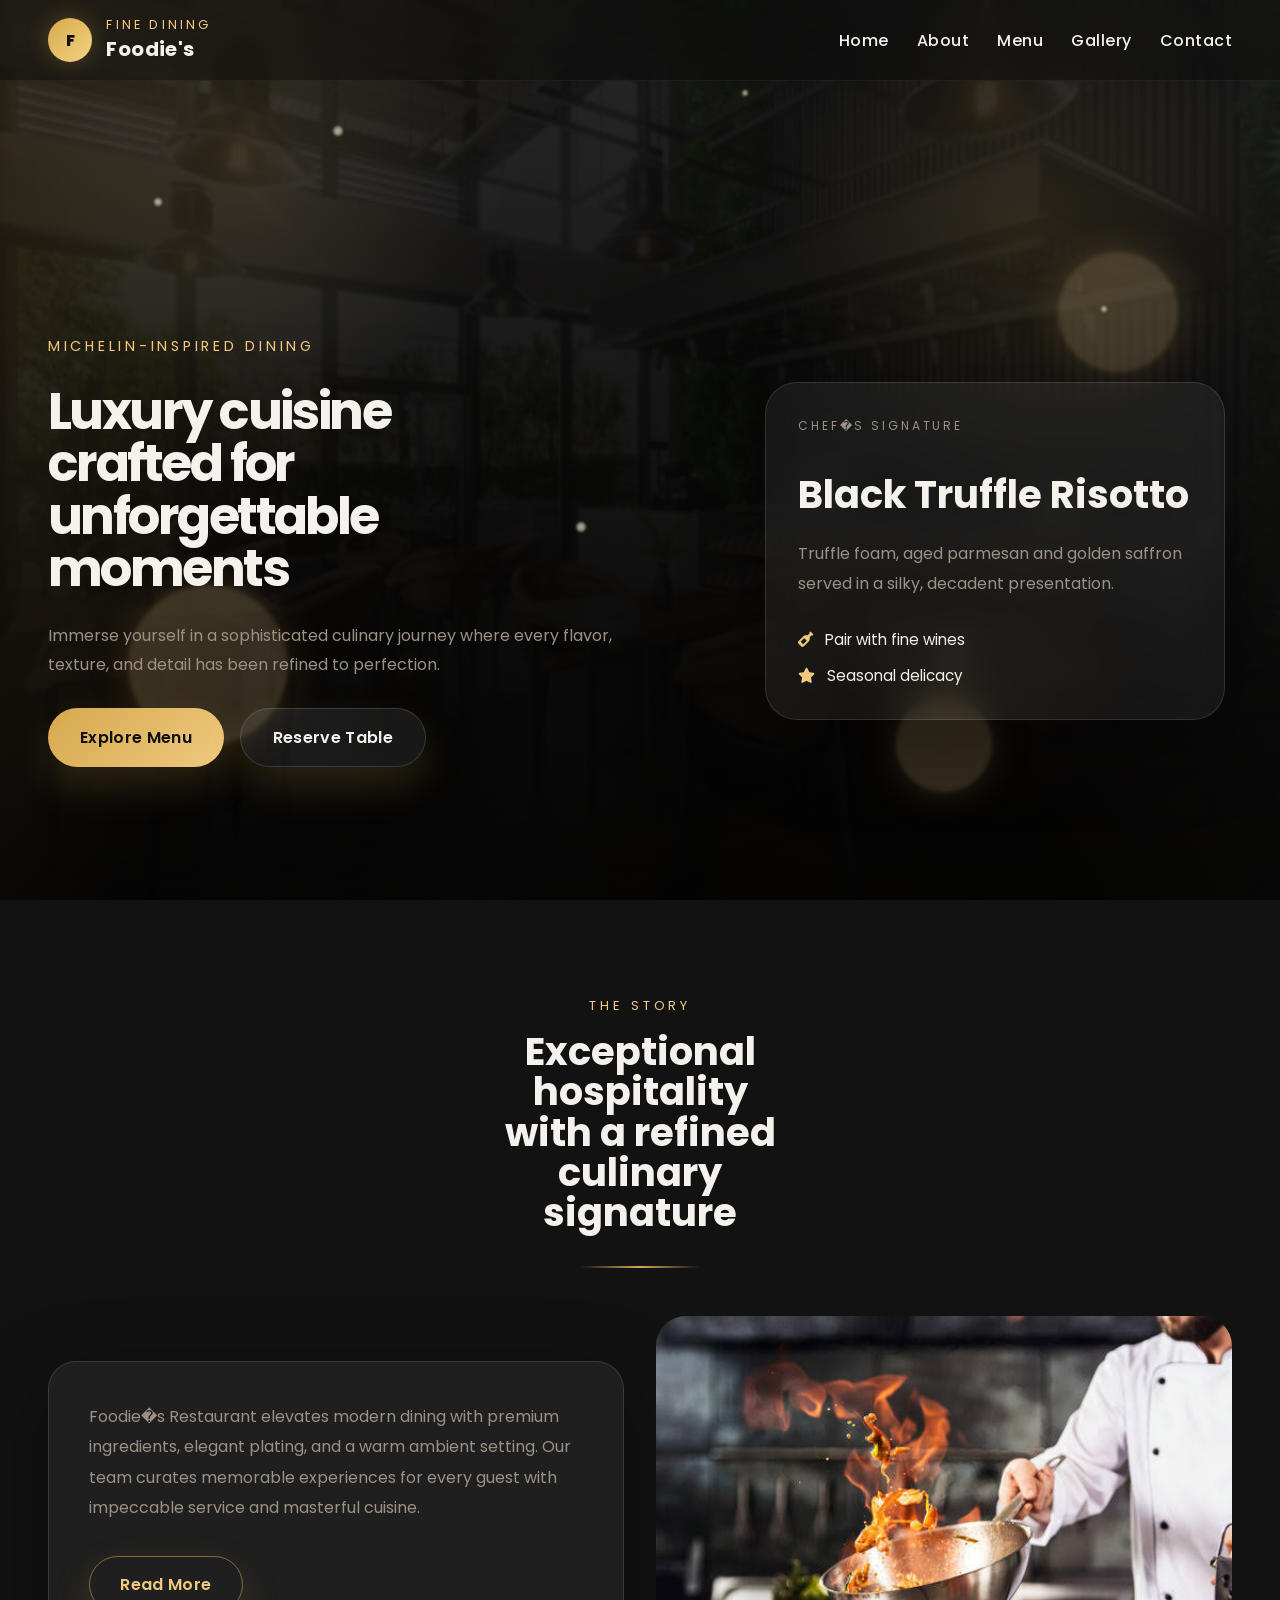
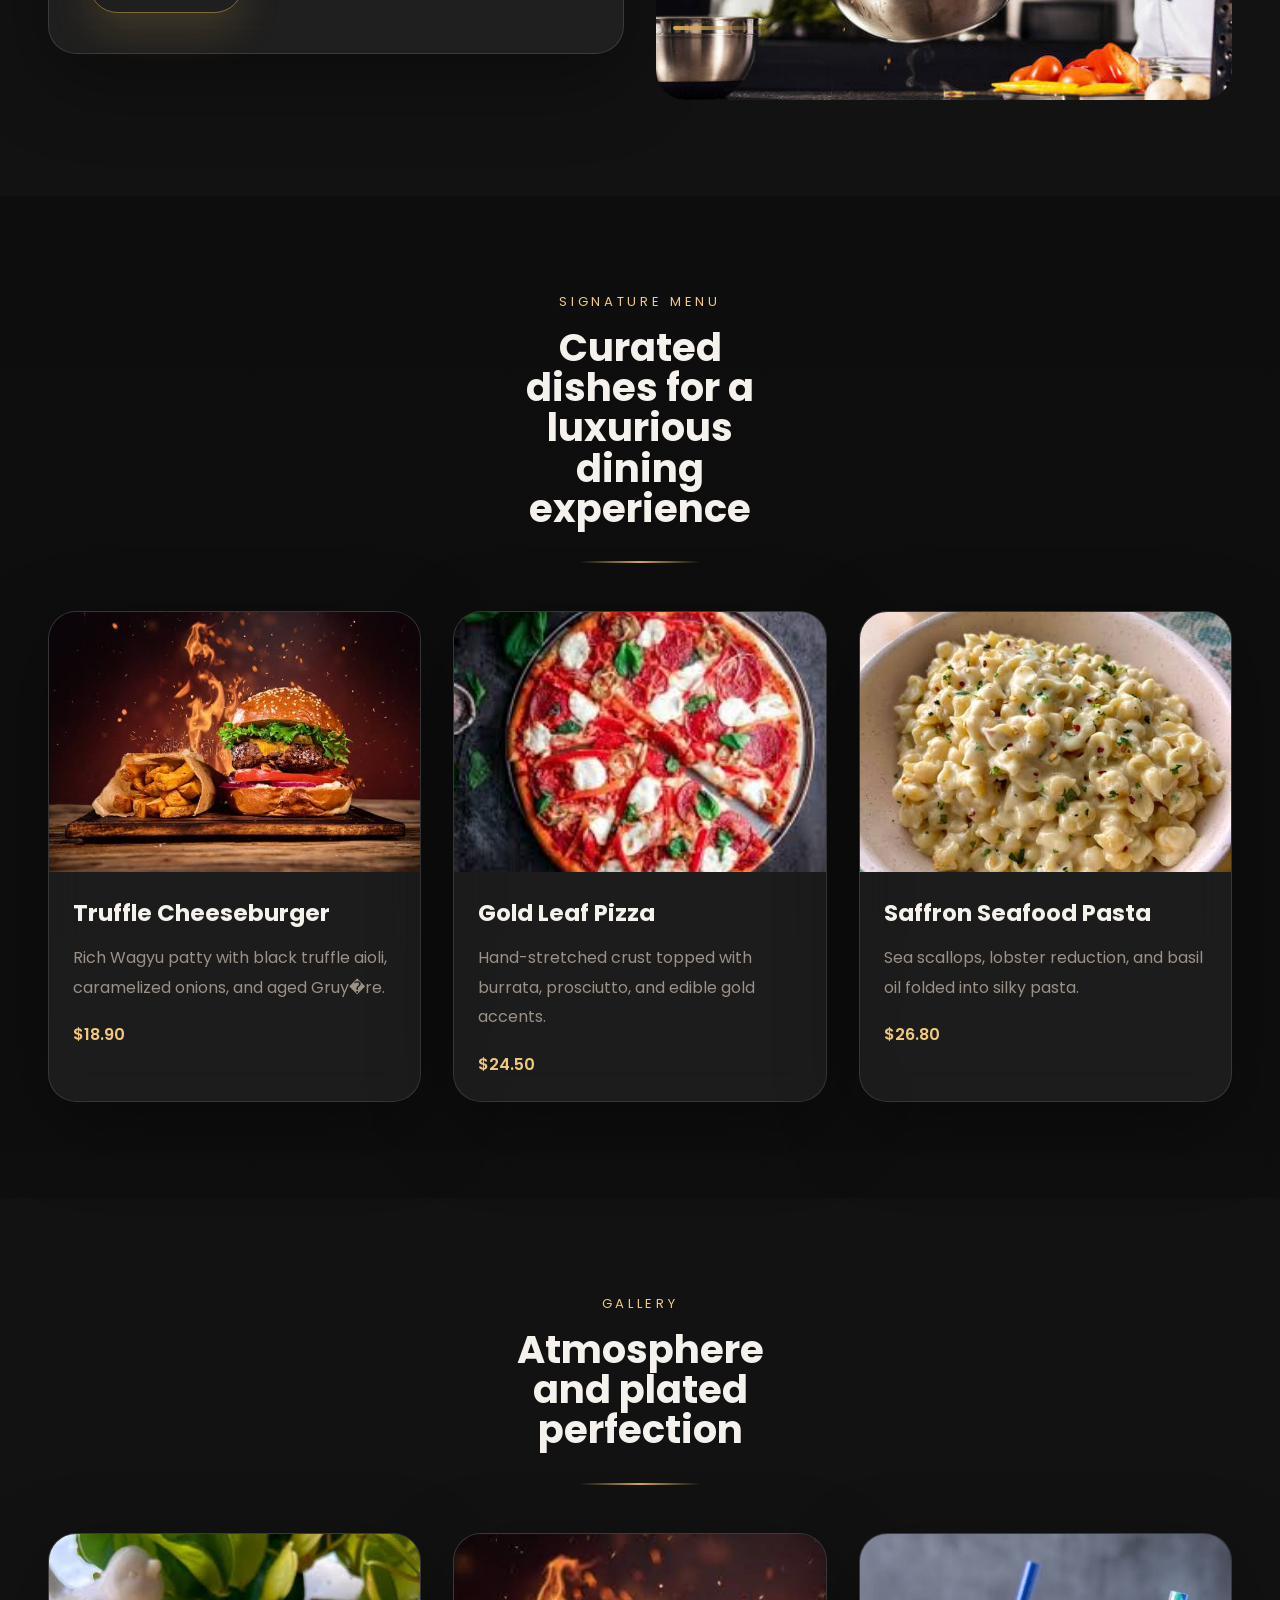
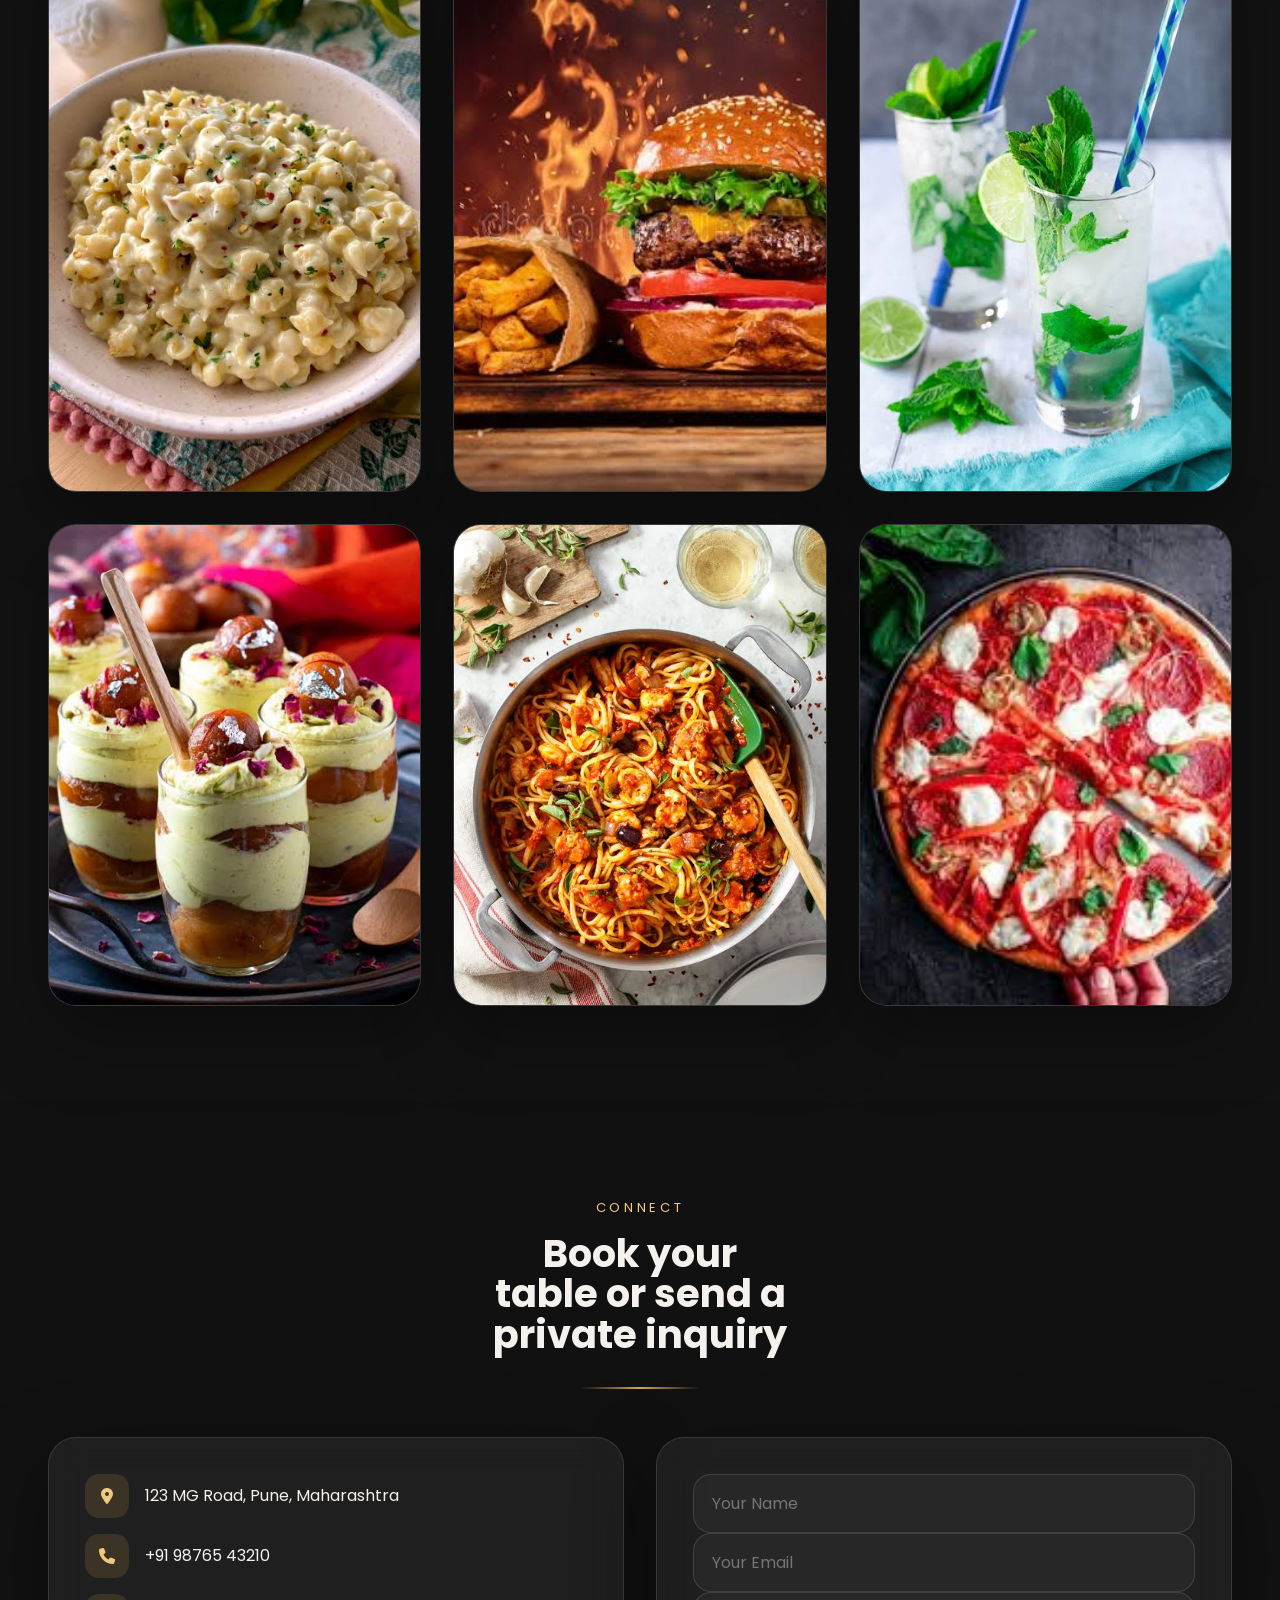
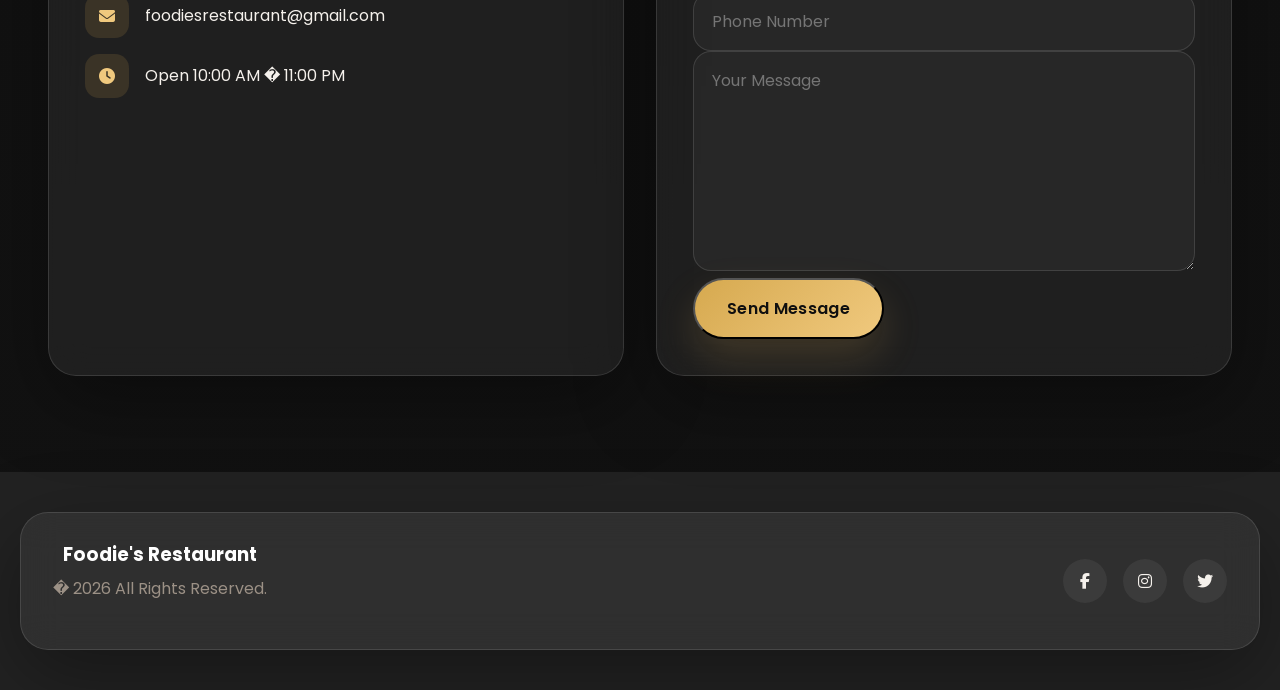
<file: index.html>
<!DOCTYPE html>
<html lang="en">
<head>
    <meta charset="UTF-8">
    <meta name="viewport" content="width=device-width, initial-scale=1.0">
    <title>Foodie's Restaurant</title>
    <link rel="preconnect" href="https://fonts.googleapis.com">
    <link rel="preconnect" href="https://fonts.gstatic.com" crossorigin>
    <link href="https://fonts.googleapis.com/css2?family=Poppins:wght@300;400;500;600;700;800&display=swap" rel="stylesheet">
    <link rel="stylesheet" href="https://cdnjs.cloudflare.com/ajax/libs/font-awesome/6.5.2/css/all.min.css">
    <link rel="stylesheet" href="style.css">
</head>
<body>
<header>
    <div class="logo">
        <div class="logo-mark">F</div>
        <div>
            <p class="logo-tag">Fine Dining</p>
            <h1>Foodie's</h1>
        </div>
    </div>
    <button class="nav-toggle" aria-label="Toggle navigation">
        <span></span>
        <span></span>
        <span></span>
    </button>
    <nav class="nav-menu">
        <a href="#home">Home</a>
        <a href="#about">About</a>
        <a href="#menu">Menu</a>
        <a href="#gallery">Gallery</a>
        <a href="#contact">Contact</a>
    </nav>
</header>
<section class="home" id="home">
    <div class="hero-overlay"></div>
    <div class="hero-gradient"></div>
    <div class="hero-particles" aria-hidden="true">
        <span style="--size:8px; --left:12%; --top:22%; --delay:0s;"></span>
        <span style="--size:10px; --left:26%; --top:14%; --delay:1.2s;"></span>
        <span style="--size:6px; --left:86%; --top:34%; --delay:0.4s;"></span>
        <span style="--size:14px; --left:74%; --top:72%; --delay:0.9s;"></span>
        <span style="--size:10px; --left:45%; --top:58%; --delay:1.7s;"></span>
        <span style="--size:6px; --left:58%; --top:10%; --delay:0.6s;"></span>
    </div>
    <div class="floating-illustrations" aria-hidden="true">
        <span class="spice spice-1"></span>
        <span class="spice spice-2"></span>
        <span class="spice spice-3"></span>
    </div>
    <div class="hero-content">
        <div class="home-text">
            <div class="eyebrow">Michelin-inspired dining</div>
            <h1>Luxury cuisine crafted for unforgettable moments</h1>
            <p>Immerse yourself in a sophisticated culinary journey where every flavor, texture, and detail has been refined to perfection.</p>
            <div class="hero-actions">
                <a href="#menu" class="btn">Explore Menu</a>
                <a href="#contact" class="btn btn-secondary">Reserve Table</a>
            </div>
        </div>
        <div class="home-card glass-panel">
            <p class="card-label">Chef�s Signature</p>
            <h2>Black Truffle Risotto</h2>
            <p>Truffle foam, aged parmesan and golden saffron served in a silky, decadent presentation.</p>
            <div class="card-meta">
                <span><i class="fas fa-wine-bottle"></i> Pair with fine wines</span>
                <span><i class="fas fa-star"></i> Seasonal delicacy</span>
            </div>
        </div>
    </div>
</section>
<section class="about dark-section" id="about">
    <div class="section-header">
        <p class="section-label">The Story</p>
        <h2>Exceptional hospitality with a refined culinary signature</h2>
        <div class="section-divider"></div>
    </div>
    <div class="about-grid">
        <div class="glass-panel about-copy">
            <p>Foodie�s Restaurant elevates modern dining with premium ingredients, elegant plating, and a warm ambient setting. Our team curates memorable experiences for every guest with impeccable service and masterful cuisine.</p>
            <a href="#" class="btn btn-outline">Read More</a>
        </div>
        <div class="about-image">
            <img src="images2.jpg" alt="Fine dining interior">
            <span class="accent-line"></span>
        </div>
    </div>
</section>
<section class="menu" id="menu">
    <div class="section-header">
        <p class="section-label">Signature Menu</p>
        <h2>Curated dishes for a luxurious dining experience</h2>
        <div class="section-divider"></div>
    </div>
    <div class="menu-container">
        <article class="menu-box glass-panel">
            <img src="images3.jpg" alt="Truffle Cheeseburger">
            <h3>Truffle Cheeseburger</h3>
            <p>Rich Wagyu patty with black truffle aioli, caramelized onions, and aged Gruy�re.</p>
            <span class="price">$18.90</span>
        </article>
        <article class="menu-box glass-panel">
            <img src="image3.jpg" alt="Gold Leaf Pizza">
            <h3>Gold Leaf Pizza</h3>
            <p>Hand-stretched crust topped with burrata, prosciutto, and edible gold accents.</p>
            <span class="price">$24.50</span>
        </article>
        <article class="menu-box glass-panel">
            <img src="images4.jpg" alt="Saffron Seafood Pasta">
            <h3>Saffron Seafood Pasta</h3>
            <p>Sea scallops, lobster reduction, and basil oil folded into silky pasta.</p>
            <span class="price">$26.80</span>
        </article>
    </div>
</section>
<section class="gallery dark-section" id="gallery">
    <div class="section-header">
        <p class="section-label">Gallery</p>
        <h2>Atmosphere and plated perfection</h2>
        <div class="section-divider"></div>
    </div>
    <div class="gallery-container">
        <div class="gallery-item glass-panel"><img src="images4.jpg" alt="Gallery image"></div>
        <div class="gallery-item glass-panel"><img src="images3.jpg" alt="Gallery image"></div>
        <div class="gallery-item glass-panel"><img src="images5.jpg" alt="Gallery image"></div>
        <div class="gallery-item glass-panel"><img src="images6.jpg" alt="Gallery image"></div>
        <div class="gallery-item glass-panel"><img src="images7.jpg" alt="Gallery image"></div>
        <div class="gallery-item glass-panel"><img src="image3.jpg" alt="Gallery image"></div>
    </div>
</section>
<section class="contact" id="contact">
    <div class="section-header">
        <p class="section-label">Connect</p>
        <h2>Book your table or send a private inquiry</h2>
        <div class="section-divider"></div>
    </div>
    <div class="contact-grid">
        <div class="contact-panel glass-panel">
            <div class="contact-info">
                <div class="info-item"><i class="fas fa-map-marker-alt"></i><p>123 MG Road, Pune, Maharashtra</p></div>
                <div class="info-item"><i class="fas fa-phone"></i><p>+91 98765 43210</p></div>
                <div class="info-item"><i class="fas fa-envelope"></i><p>foodiesrestaurant@gmail.com</p></div>
                <div class="info-item"><i class="fas fa-clock"></i><p>Open 10:00 AM � 11:00 PM</p></div>
            </div>
        </div>
        <form class="contact-panel glass-panel">
            <input type="text" placeholder="Your Name" required>
            <input type="email" placeholder="Your Email" required>
            <input type="tel" placeholder="Phone Number" required>
            <textarea placeholder="Your Message" rows="6" required></textarea>
            <button type="submit" class="btn">Send Message</button>
        </form>
    </div>
</section>
<footer>
    <div class="footer-content glass-panel">
        <div>
            <h2>Foodie's Restaurant</h2>
            <p>� 2026 All Rights Reserved.</p>
        </div>
        <div class="social-links">
            <a href="#"><i class="fab fa-facebook-f"></i></a>
            <a href="#"><i class="fab fa-instagram"></i></a>
            <a href="#"><i class="fab fa-twitter"></i></a>
        </div>
    </div>
</footer>
<script src="script.js"></script>
</body>
</html>
</file>
<file: style.css>
* {
    margin: 0;
    padding: 0;
    box-sizing: border-box;
    font-family: 'Poppins', sans-serif;
    scroll-behavior: smooth;
}

:root {
    --bg: #0F0F0F;
    --surface: rgba(255, 255, 255, 0.08);
    --surface-strong: rgba(255, 255, 255, 0.14);
    --gold: #d6a94f;
    --gold-soft: #f0c97e;
    --text: #f5f1ec;
    --muted: #9c9186;
    --border: rgba(255, 255, 255, 0.12);
    --shadow: 0 25px 80px rgba(0, 0, 0, 0.35);
}

html, body {
    min-height: 100%;
    background: radial-gradient(circle at top, rgba(214, 169, 79, 0.08), transparent 22%),
        radial-gradient(circle at 80% 10%, rgba(255, 255, 255, 0.04), transparent 16%),
        linear-gradient(180deg, #0b0b0b 0%, #121212 100%);
    color: var(--text);
}

body {
    overflow-x: hidden;
}

img {
    width: 100%;
    display: block;
    object-fit: cover;
}

a {
    text-decoration: none;
    color: inherit;
}

button,
input,
textarea {
    font: inherit;
}

header {
    position: fixed;
    top: 0;
    left: 0;
    width: 100%;
    z-index: 999;
    display: flex;
    align-items: center;
    justify-content: space-between;
    gap: 1rem;
    padding: 1rem clamp(1rem, 4vw, 3rem);
    background: rgba(10, 10, 10, 0.42);
    backdrop-filter: blur(18px);
    border-bottom: 1px solid rgba(255, 255, 255, 0.05);
}

header.scrolled {
    background: rgba(8, 8, 8, 0.86);
    border-bottom: 1px solid rgba(255, 255, 255, 0.12);
}

.logo {
    display: flex;
    align-items: center;
    gap: 0.9rem;
}

.logo-mark {
    width: 44px;
    height: 44px;
    display: grid;
    place-items: center;
    border-radius: 50%;
    background: linear-gradient(135deg, #d6a94f, #f4d37f);
    color: #0f0f0f;
    font-weight: 800;
    box-shadow: 0 0 24px rgba(214, 169, 79, 0.3);
}

.logo-tag {
    font-size: 0.8rem;
    letter-spacing: 0.25em;
    text-transform: uppercase;
    color: var(--gold-soft);
}

.logo h1 {
    font-size: 1.25rem;
    font-weight: 700;
    letter-spacing: 0.02em;
}

.nav-menu {
    display: flex;
    align-items: center;
    gap: 1.75rem;
}

.nav-menu a {
    color: var(--text);
    font-weight: 500;
    letter-spacing: 0.03em;
    transition: color 0.3s ease, transform 0.3s ease;
}

.nav-menu a:hover {
    color: var(--gold);
    transform: translateY(-1px);
}

.nav-toggle {
    display: none;
    background: transparent;
    border: none;
    cursor: pointer;
    flex-direction: column;
    gap: 6px;
    padding: 0.35rem;
}

.nav-toggle span {
    width: 26px;
    height: 2px;
    background: var(--text);
    border-radius: 999px;
    transition: all 0.3s ease;
}

.home {
    min-height: 100vh;
    padding: 8rem clamp(1rem, 4vw, 3rem) 4rem;
    position: relative;
    display: grid;
    place-items: center;
    overflow: hidden;
    background-image: linear-gradient(180deg, rgba(15, 15, 15, 0.85), rgba(9, 9, 9, 0.92)), url('images1.jpg');
    background-size: cover;
    background-position: center calc(50% + var(--offset, 0px));
}

.hero-overlay,
.hero-gradient {
    position: absolute;
    inset: 0;
    pointer-events: none;
}

.hero-overlay {
    background: radial-gradient(circle at 20% 20%, rgba(255, 230, 180, 0.08), transparent 18%),
        radial-gradient(circle at 80% 25%, rgba(214, 169, 79, 0.12), transparent 20%),
        linear-gradient(180deg, rgba(0, 0, 0, 0.18), rgba(0, 0, 0, 0.7));
}

.hero-gradient {
    background: linear-gradient(120deg, rgba(214, 169, 79, 0.14), transparent 35%),
        linear-gradient(240deg, rgba(255, 255, 255, 0.05), transparent 40%);
}

.hero-particles span {
    position: absolute;
    width: var(--size);
    height: var(--size);
    left: var(--left);
    top: var(--top);
    background: radial-gradient(circle, rgba(255, 255, 255, 0.95), rgba(214, 169, 79, 0.45));
    border-radius: 50%;
    filter: blur(1px);
    opacity: 0.75;
    animation: float 12s infinite ease-in-out;
    animation-delay: var(--delay);
}

.floating-illustrations {
    position: absolute;
    inset: 0;
    pointer-events: none;
}

.spice {
    position: absolute;
    border-radius: 50%;
    background: rgba(255, 217, 143, 0.18);
    box-shadow: 0 0 40px rgba(214, 169, 79, 0.18);
    filter: blur(2px);
    animation: drift 16s infinite ease-in-out;
}

.spice-1 {
    width: 160px;
    height: 160px;
    left: 10%;
    top: 65%;
    animation-duration: 20s;
}

.spice-2 {
    width: 120px;
    height: 120px;
    right: 8%;
    top: 28%;
    animation-duration: 18s;
}

.spice-3 {
    width: 96px;
    height: 96px;
    left: 70%;
    bottom: 12%;
    animation-duration: 22s;
}

.hero-content {
    position: relative;
    max-width: 1200px;
    width: 100%;
    display: grid;
    grid-template-columns: 1.45fr 1fr;
    gap: 2.5rem;
    align-items: center;
}

.home-text {
    display: grid;
    gap: 1.75rem;
    z-index: 1;
}

.eyebrow {
    display: inline-flex;
    align-items: center;
    gap: 0.5rem;
    color: var(--gold-soft);
    font-size: 0.9rem;
    letter-spacing: 0.26em;
    text-transform: uppercase;
}

.home-text h1 {
    font-size: clamp(2.8rem, 4vw, 4.5rem);
    line-height: 1.02;
    letter-spacing: -0.05em;
    max-width: 12ch;
}

.home-text p {
    color: var(--muted);
    line-height: 1.8;
    max-width: 38rem;
    font-size: 1rem;
}

.hero-actions {
    display: flex;
    flex-wrap: wrap;
    gap: 1rem;
}

.btn {
    display: inline-flex;
    align-items: center;
    justify-content: center;
    padding: 1rem 2rem;
    border-radius: 999px;
    background: linear-gradient(135deg, #d6a94f, #f0c97e);
    color: #0f0f0f;
    font-weight: 600;
    letter-spacing: 0.02em;
    transition: transform 0.3s ease, box-shadow 0.3s ease;
    box-shadow: 0 18px 40px rgba(214, 169, 79, 0.18);
}

.btn:hover {
    transform: translateY(-2px);
    box-shadow: 0 22px 50px rgba(214, 169, 79, 0.28);
}

.btn-secondary {
    background: rgba(255, 255, 255, 0.08);
    color: var(--text);
    border: 1px solid rgba(255, 255, 255, 0.14);
}

.btn-outline {
    background: transparent;
    border: 1px solid rgba(214, 169, 79, 0.55);
    color: var(--gold-soft);
    padding: 0.95rem 1.9rem;
    transition: background 0.3s ease;
}

.btn-outline:hover {
    background: rgba(214, 169, 79, 0.08);
}

.glass-panel {
    position: relative;
    background: rgba(255, 255, 255, 0.06);
    border: 1px solid rgba(255, 255, 255, 0.12);
    backdrop-filter: blur(18px);
    box-shadow: var(--shadow);
    border-radius: 28px;
}

.home-card {
    padding: 2rem;
    max-width: 460px;
    z-index: 1;
    border-radius: 32px;
    overflow: hidden;
}

.card-label {
    text-transform: uppercase;
    letter-spacing: 0.24em;
    color: var(--gold-soft);
    font-size: 0.75rem;
    margin-bottom: 1rem;
}

.home-card h2 {
    font-size: clamp(2rem, 3vw, 2.6rem);
    margin-bottom: 1rem;
}

.home-card p {
    color: var(--muted);
    line-height: 1.9;
    margin-bottom: 1.75rem;
}

.card-meta {
    display: grid;
    gap: 0.85rem;
}

.card-meta span {
    display: inline-flex;
    align-items: center;
    gap: 0.75rem;
    color: var(--text);
    font-size: 0.95rem;
}

.card-meta i {
    color: var(--gold-soft);
}

.section-header {
    max-width: 1100px;
    margin: 0 auto 3rem;
    text-align: center;
    padding: 0 1rem;
}

.section-label {
    color: var(--gold-soft);
    letter-spacing: 0.28em;
    text-transform: uppercase;
    font-size: 0.82rem;
    margin-bottom: 1rem;
}

.section-header h2 {
    font-size: clamp(2rem, 3vw, 3rem);
    line-height: 1.05;
    max-width: 12ch;
    margin: 0 auto;
}

.section-divider {
    width: 120px;
    height: 2px;
    margin: 2rem auto 0;
    background: linear-gradient(90deg, transparent, var(--gold), transparent);
    border-radius: 999px;
}

.about {
    padding: 6rem clamp(1rem, 4vw, 3rem);
}

.about-grid {
    display: grid;
    grid-template-columns: 1fr 1fr;
    gap: 2rem;
    align-items: center;
    max-width: 1200px;
    margin: 0 auto;
}

.about-copy {
    padding: 2.5rem;
}

.about-copy p {
    color: var(--muted);
    line-height: 1.9;
    margin-bottom: 2rem;
    font-size: 1rem;
}

.about-image {
    position: relative;
    overflow: hidden;
    border-radius: 30px;
}

.about-image img {
    min-height: 100%;
}

.about-image .accent-line {
    position: absolute;
    left: 3%;
    bottom: 18%;
    width: 84px;
    height: 4px;
    background: linear-gradient(90deg, var(--gold), rgba(214, 169, 79, 0.15));
    border-radius: 999px;
}

.menu,
.gallery,
.contact {
    padding: 6rem clamp(1rem, 4vw, 3rem);
}

.menu-container,
.gallery-container,
.contact-grid {
    display: grid;
    gap: 2rem;
}

.menu-container {
    grid-template-columns: repeat(3, minmax(0, 1fr));
    max-width: 1200px;
    margin: 0 auto;
}

.menu-box {
    overflow: hidden;
    border-radius: 28px;
    transition: transform 0.4s ease, box-shadow 0.4s ease;
}

.menu-box:hover {
    transform: translateY(-10px);
}

.menu-box img {
    height: 260px;
    object-fit: cover;
}

.menu-box h3 {
    font-size: 1.45rem;
    margin: 1.5rem 1.5rem 0.8rem;
}

.menu-box p {
    color: var(--muted);
    margin: 0 1.5rem 1.25rem;
    line-height: 1.85;
}

.price {
    display: inline-flex;
    align-items: center;
    margin: 0 1.5rem 1.5rem;
    font-weight: 600;
    color: var(--gold-soft);
}

.gallery-container {
    grid-template-columns: repeat(3, minmax(0, 1fr));
    max-width: 1200px;
    margin: 0 auto;
}

.gallery-item {
    overflow: hidden;
    border-radius: 28px;
    transition: transform 0.4s ease, box-shadow 0.4s ease;
}

.gallery-item:hover {
    transform: translateY(-8px) scale(1.01);
    box-shadow: 0 30px 80px rgba(0, 0, 0, 0.22);
}

.gallery-item img {
    height: 100%;
}

.contact-grid {
    grid-template-columns: 1fr 1fr;
    max-width: 1200px;
    margin: 0 auto;
}

.contact-panel {
    padding: 2.25rem;
    border-radius: 28px;
}

.contact-info {
    display: grid;
    gap: 1rem;
}

.info-item {
    display: flex;
    align-items: center;
    gap: 1rem;
    color: var(--text);
}

.info-item i {
    background: rgba(214, 169, 79, 0.15);
    color: var(--gold-soft);
    width: 44px;
    height: 44px;
    display: grid;
    place-items: center;
    border-radius: 14px;
}

.contact-panel form {
    display: grid;
    gap: 1rem;
}

.contact-panel input,
.contact-panel textarea {
    width: 100%;
    padding: 1rem 1.1rem;
    border-radius: 18px;
    border: 1px solid rgba(255, 255, 255, 0.12);
    background: rgba(255, 255, 255, 0.04);
    color: var(--text);
    outline: none;
}

.contact-panel input:focus,
.contact-panel textarea:focus {
    border-color: rgba(214, 169, 79, 0.55);
}

.contact-panel textarea {
    min-height: 220px;
    resize: vertical;
}

footer {
    padding: 3rem clamp(1rem, 4vw, 3rem);
}

.footer-content {
    display: flex;
    flex-wrap: wrap;
    align-items: center;
    justify-content: space-between;
    gap: 1.25rem;
    padding: 1.75rem 2rem;
}

.footer-content h2 {
    font-size: 1.15rem;
    margin-bottom: 0.5rem;
}

.footer-content p {
    color: var(--muted);
}

.social-links {
    display: flex;
    gap: 1rem;
}

.social-links a {
    width: 44px;
    height: 44px;
    display: grid;
    place-items: center;
    border-radius: 50%;
    background: rgba(255, 255, 255, 0.06);
    color: var(--text);
    transition: transform 0.3s ease, background 0.3s ease;
}

.social-links a:hover {
    transform: translateY(-3px);
    background: rgba(214, 169, 79, 0.22);
    color: var(--gold-soft);
}

.dark-section {
    background: #121212;
}

.section-divider::before {
    content: '';
}

@keyframes float {
    0%, 100% {
        transform: translateY(0) scale(1);
    }
    50% {
        transform: translateY(-24px) scale(1.1);
    }
}

@keyframes drift {
    0% {
        transform: translate(0, 0) scale(1);
    }
    50% {
        transform: translate(12px, -16px) scale(1.05);
    }
    100% {
        transform: translate(0, 0) scale(1);
    }
}

@media (max-width: 1024px) {
    .menu-container,
    .gallery-container,
    .contact-grid,
    .about-grid {
        grid-template-columns: 1fr;
    }

    .home-content,
    .hero-content {
        grid-template-columns: 1fr;
    }

    .home {
        padding-top: 10rem;
    }
}

@media (max-width: 820px) {
    header {
        padding-inline: 1.1rem;
    }

    .nav-menu {
        position: fixed;
        inset: 0 auto auto 0;
        right: 0;
        top: 0;
        width: min(280px, 80vw);
        height: 100vh;
        padding: 5rem 1.5rem 1.5rem;
        flex-direction: column;
        align-items: flex-start;
        background: rgba(9, 9, 9, 0.98);
        transform: translateX(110%);
        transition: transform 0.35s ease;
        box-shadow: -14px 0 60px rgba(0, 0, 0, 0.4);
    }

    .nav-menu.open {
        transform: translateX(0);
    }

    .nav-menu a {
        margin-bottom: 1.25rem;
        font-size: 1.05rem;
    }

    .nav-toggle {
        display: flex;
    }

    .hero-content {
        gap: 1.5rem;
    }
}

@media (max-width: 620px) {
    .hero-content,
    .section-header h2 {
        text-align: left;
    }

    .home {
        padding-top: 9rem;
    }

    .home-text h1 {
        font-size: 2.5rem;
    }

    .home-card,
    .about-copy,
    .contact-panel {
        border-radius: 24px;
    }

    .hero-actions {
        flex-direction: column;
        align-items: stretch;
    }
}


footer{
    background:#222;
    color:#fff;
    text-align:center;
    padding:40px 20px;
}

footer h3{
    font-size:30px;
    margin-bottom:10px;
}

footer p{
    margin-bottom:20px;
}

.social a{
    display:inline-block;
    width:45px;
    height:45px;
    line-height:45px;
    border-radius:50%;
    background:#ff6b00;
    color:#fff;
    margin:0 8px;
    transition:.3s;
}

.social a:hover{
    background:#fff;
    color:#ff6b00;
}

/* ================= RESPONSIVE ================= */

@media(max-width:900px){

header{
    flex-direction:column;
    padding:20px;
}

nav{
    margin-top:15px;
}

.home,
.about{
    flex-direction:column;
    text-align:center;
}

.home-text h1{
    font-size:42px;
}

.home-image img{
    margin-top:30px;
}

.about-image img{
    margin-bottom:30px;
}

}
</file>
